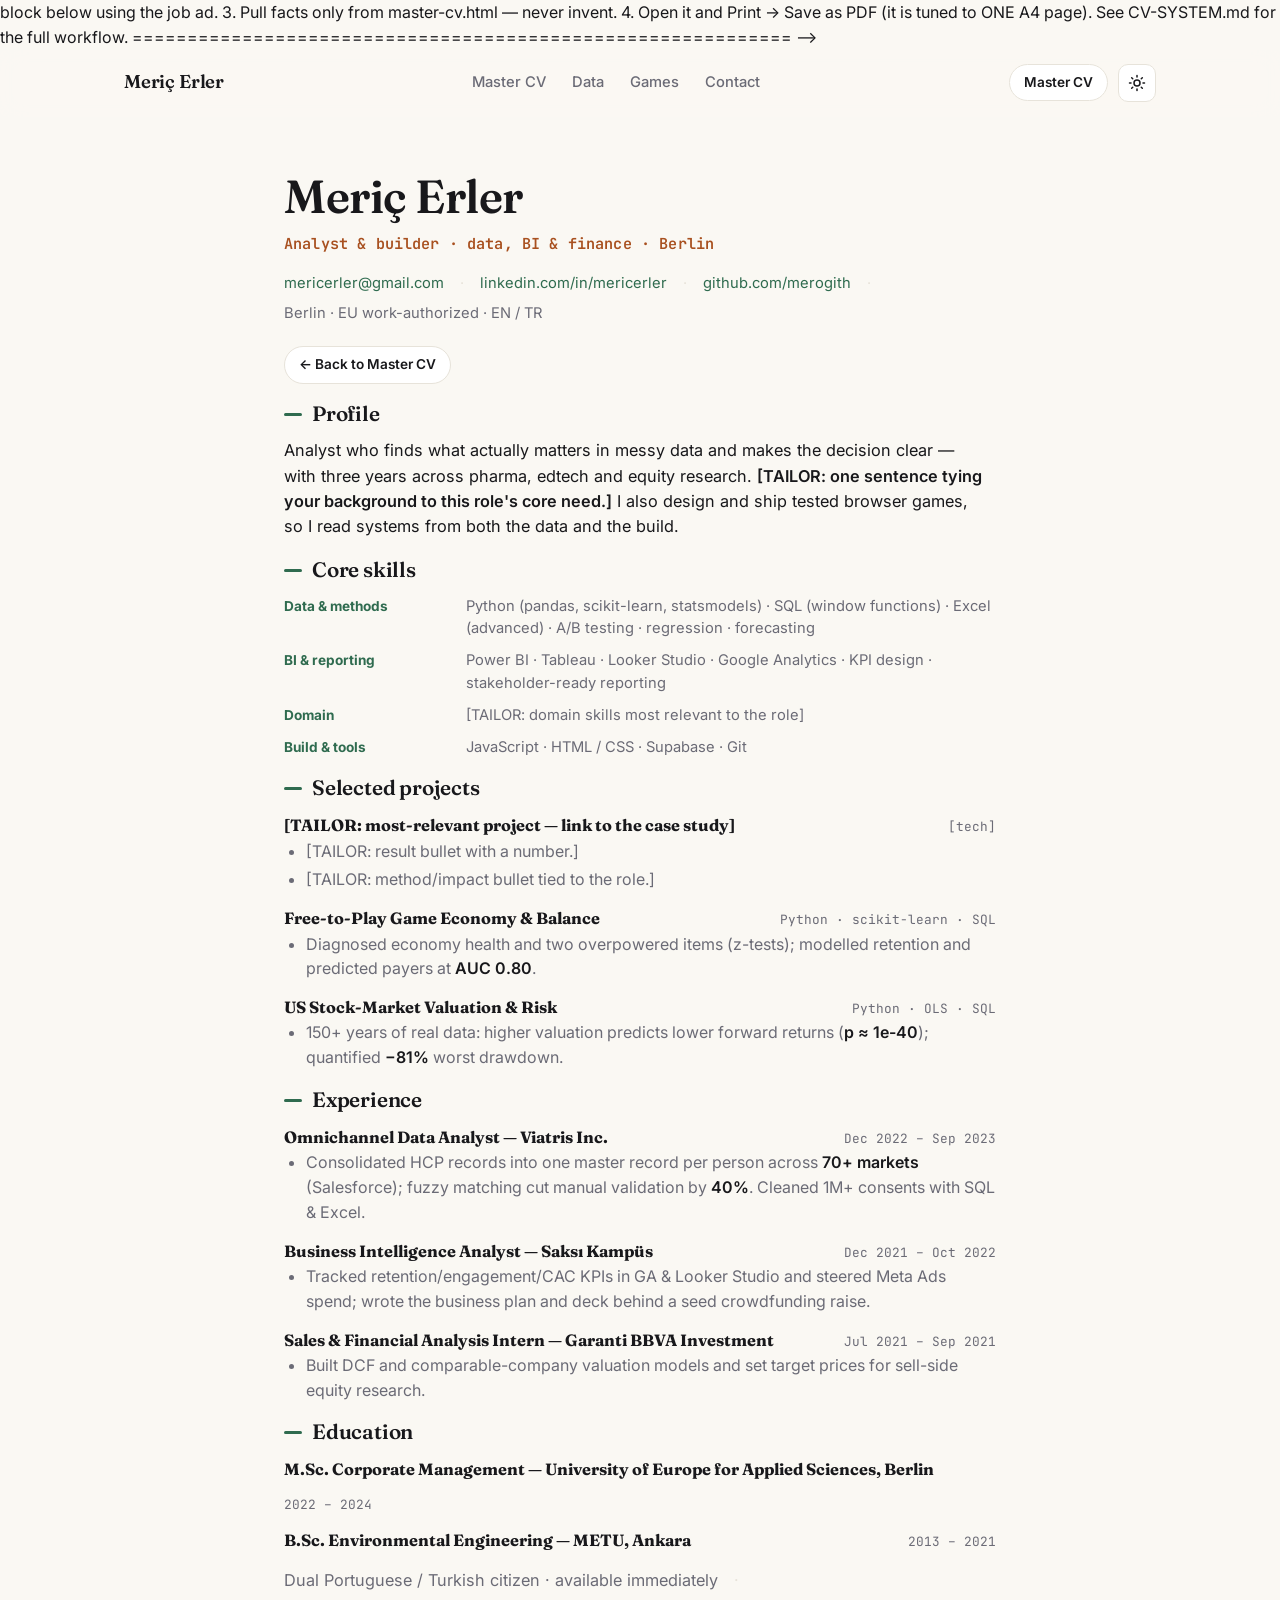
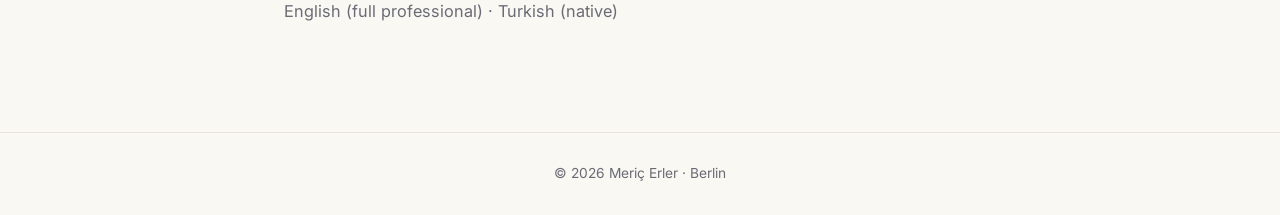
<file: one-pager-cv.html>
<!DOCTYPE html>
<html lang="en" data-theme="light">
<head>
  <meta charset="UTF-8" />
  <meta name="viewport" content="width=device-width, initial-scale=1.0" />
  <title>One-page CV (template) — Meriç Erler</title>
  <meta name="description" content="Job-tailored one-page CV template for Meriç Erler. Duplicate per application and edit the TAILOR sections." />
  <meta name="robots" content="noindex" />
  <!-- ============================================================
       JOB-TAILORED ONE-PAGER — TEMPLATE
       This is a COPY-ME file. For each application:
         1. Duplicate this file (e.g. one-pager-cv-<company>.html), keep it
            out of the live site or in an /applications folder.
         2. Edit every <!-- TAILOR --> block below using the job ad.
         3. Pull facts only from master-cv.html — never invent.
         4. Open it and Print → Save as PDF (it is tuned to ONE A4 page).
       See CV-SYSTEM.md for the full workflow.
       ============================================================ -->

  <link rel="icon" href="data:image/svg+xml,<svg xmlns='http://www.w3.org/2000/svg' viewBox='0 0 100 100'><rect width='100' height='100' rx='20' fill='%232f6b4f'/><text x='50' y='68' font-family='Georgia,serif' font-size='44' fill='%23faf8f3' text-anchor='middle'>ME</text></svg>" />

  <script>try{var t=localStorage.getItem("theme");if(t==="dark"||(!t&&window.matchMedia&&matchMedia("(prefers-color-scheme:dark)").matches)){document.documentElement.setAttribute("data-theme","dark");}}catch(e){}</script>
  <noscript><style>.reveal{opacity:1!important;transform:none!important}</style></noscript>
  <meta name="theme-color" content="#faf8f3" media="(prefers-color-scheme: light)" />
  <meta name="theme-color" content="#141418" media="(prefers-color-scheme: dark)" />

  <link rel="preconnect" href="https://fonts.googleapis.com" />
  <link rel="preconnect" href="https://fonts.gstatic.com" crossorigin />
  <link href="https://fonts.googleapis.com/css2?family=Fraunces:opsz,wght@9..144,400..600&family=Inter:wght@400;500;600;700&family=JetBrains+Mono:wght@500;600&display=swap" rel="stylesheet" />

  <link rel="stylesheet" href="styles.css" />
  <link rel="stylesheet" href="cv-print.css" />
</head>
<body class="onepager">
  <a class="skip-link" href="#main">Skip to content</a>

  <!-- ===== NAV (hidden on print) ===== -->
  <header class="nav" id="nav">
    <div class="nav__inner">
      <a href="index.html" class="nav__logo" aria-label="Meriç Erler — home">
        <span class="nav__mark">ME</span>
        <span class="nav__name">Meriç Erler</span>
      </a>
      <nav class="nav__links" aria-label="Primary">
        <a href="master-cv.html">Master CV</a>
        <a href="index.html#work">Data</a>
        <a href="index.html#games">Games</a>
        <a href="index.html#contact">Contact</a>
      </nav>
      <div class="nav__actions">
        <a class="btn btn--ghost btn--sm" href="master-cv.html">Master CV</a>
        <button class="theme-toggle" id="themeToggle" aria-label="Toggle dark mode" title="Toggle theme">
          <svg class="icon-sun" viewBox="0 0 24 24" width="18" height="18" fill="none" stroke="currentColor" stroke-width="2" stroke-linecap="round"><circle cx="12" cy="12" r="4"/><path d="M12 2v2M12 20v2M4.9 4.9l1.4 1.4M17.7 17.7l1.4 1.4M2 12h2M20 12h2M4.9 19.1l1.4-1.4M17.7 6.3l1.4-1.4"/></svg>
          <svg class="icon-moon" viewBox="0 0 24 24" width="18" height="18" fill="none" stroke="currentColor" stroke-width="2" stroke-linecap="round" stroke-linejoin="round"><path d="M21 12.8A9 9 0 1 1 11.2 3a7 7 0 0 0 9.8 9.8z"/></svg>
        </button>
        <button class="nav__burger" id="navBurger" aria-label="Open menu" aria-expanded="false">
          <span></span><span></span><span></span>
        </button>
      </div>
    </div>
  </header>

  <main id="main" class="case cv">

    <!-- ===== HEADER ===== -->
    <header class="case__head reveal">
      <!-- TAILOR ▸ headline: echo the job title from the ad
           (e.g. "Data Analyst — Game Economy & F2P Systems"). -->
      <h1 class="case__title" style="margin-bottom:6px;">Meriç Erler</h1>
      <p class="cv-role">Analyst &amp; builder · data, BI &amp; finance · Berlin</p>

      <p class="cv-contact">
        <a href="mailto:mericerler@gmail.com">mericerler@gmail.com</a><span class="sep">·</span>
        <a href="https://www.linkedin.com/in/mericerler" target="_blank" rel="noopener">linkedin.com/in/mericerler</a><span class="sep">·</span>
        <a href="https://github.com/merogith" target="_blank" rel="noopener">github.com/merogith</a><span class="sep">·</span>
        <span>Berlin · EU work-authorized · EN / TR</span>
      </p>

      <div class="cv-actions">
        <a class="btn btn--ghost btn--sm" href="master-cv.html">← Back to Master CV</a>
      </div>
    </header>

    <!-- ===== PROFILE ===== -->
    <section class="case__section reveal">
      <h2>Profile</h2>
      <!-- TAILOR ▸ 2–3 sentences aimed at THIS role. Lead with the strongest
           match in the ad. Name the one case study you built for this job. -->
      <p class="cv-profile">
        Analyst who finds what actually matters in messy data and makes the decision clear —
        with three years across pharma, edtech and equity research. <strong>[TAILOR: one sentence tying
        your background to this role's core need.]</strong> I also design and ship tested browser games,
        so I read systems from both the data and the build.
      </p>
    </section>

    <!-- ===== CORE SKILLS ===== -->
    <section class="case__section reveal">
      <h2>Core skills</h2>
      <!-- TAILOR ▸ keep the groups the ad asks for; reorder so the most-wanted is first.
           Pull only skills that are also true on master-cv.html. -->
      <div class="cv-skills">
        <div class="cv-skill">
          <span class="cv-skill__label">Data &amp; methods</span>
          <span class="cv-skill__items">Python (pandas, scikit-learn, statsmodels) · SQL (window functions) · Excel (advanced) · A/B testing · regression · forecasting</span>
        </div>
        <div class="cv-skill">
          <span class="cv-skill__label">BI &amp; reporting</span>
          <span class="cv-skill__items">Power BI · Tableau · Looker Studio · Google Analytics · KPI design · stakeholder-ready reporting</span>
        </div>
        <div class="cv-skill">
          <!-- TAILOR ▸ swap this third row for the domain the job is in
               (e.g. "Game economy & F2P", "Pharma / CRM data", "Finance / valuation"). -->
          <span class="cv-skill__label">Domain</span>
          <span class="cv-skill__items">[TAILOR: domain skills most relevant to the role]</span>
        </div>
        <div class="cv-skill">
          <span class="cv-skill__label">Build &amp; tools</span>
          <span class="cv-skill__items">JavaScript · HTML / CSS · Supabase · Git</span>
        </div>
      </div>
    </section>

    <!-- ===== SELECTED PROJECTS ===== -->
    <section class="case__section reveal">
      <h2>Selected projects</h2>
      <!-- TAILOR ▸ keep the 2–3 projects closest to the role. If you built a
           case study for this application, put it FIRST and link it. -->

      <div class="cv-entry">
        <div class="cv-entry__head">
          <span class="cv-entry__role">[TAILOR: most-relevant project — link to the case study]</span>
          <span class="cv-entry__meta">[tech]</span>
        </div>
        <ul class="cv-entry__bullets">
          <li>[TAILOR: result bullet with a number.]</li>
          <li>[TAILOR: method/impact bullet tied to the role.]</li>
        </ul>
      </div>

      <div class="cv-entry">
        <div class="cv-entry__head">
          <span class="cv-entry__role">Free-to-Play Game Economy &amp; Balance</span>
          <span class="cv-entry__meta">Python · scikit-learn · SQL</span>
        </div>
        <ul class="cv-entry__bullets">
          <li>Diagnosed economy health and two overpowered items (z-tests); modelled retention and predicted payers at <strong>AUC 0.80</strong>.</li>
        </ul>
      </div>

      <div class="cv-entry">
        <div class="cv-entry__head">
          <span class="cv-entry__role">US Stock-Market Valuation &amp; Risk</span>
          <span class="cv-entry__meta">Python · OLS · SQL</span>
        </div>
        <ul class="cv-entry__bullets">
          <li>150+ years of real data: higher valuation predicts lower forward returns (<strong>p ≈ 1e-40</strong>); quantified <strong>−81%</strong> worst drawdown.</li>
        </ul>
      </div>
    </section>

    <!-- ===== EXPERIENCE (trimmed) ===== -->
    <section class="case__section reveal">
      <h2>Experience</h2>
      <!-- TAILOR ▸ keep the 3–4 roles that matter for this job; cut the rest.
           Trim each to the 1–2 bullets that best match the ad. Full list on master-cv.html. -->

      <div class="cv-entry">
        <div class="cv-entry__head">
          <span class="cv-entry__role">Omnichannel Data Analyst — Viatris Inc.</span>
          <span class="cv-entry__meta">Dec 2022 – Sep 2023</span>
        </div>
        <ul class="cv-entry__bullets">
          <li>Consolidated HCP records into one master record per person across <strong>70+ markets</strong> (Salesforce); fuzzy matching cut manual validation by <strong>40%</strong>. Cleaned 1M+ consents with SQL &amp; Excel.</li>
        </ul>
      </div>

      <div class="cv-entry">
        <div class="cv-entry__head">
          <span class="cv-entry__role">Business Intelligence Analyst — Saksı Kampüs</span>
          <span class="cv-entry__meta">Dec 2021 – Oct 2022</span>
        </div>
        <ul class="cv-entry__bullets">
          <li>Tracked retention/engagement/CAC KPIs in GA &amp; Looker Studio and steered Meta Ads spend; wrote the business plan and deck behind a seed crowdfunding raise.</li>
        </ul>
      </div>

      <div class="cv-entry">
        <div class="cv-entry__head">
          <span class="cv-entry__role">Sales &amp; Financial Analysis Intern — Garanti BBVA Investment</span>
          <span class="cv-entry__meta">Jul 2021 – Sep 2021</span>
        </div>
        <ul class="cv-entry__bullets">
          <li>Built DCF and comparable-company valuation models and set target prices for sell-side equity research.</li>
        </ul>
      </div>

      <!-- TAILOR ▸ Independent Financial Coach (2024–Present) — include this row when
           the role values client-facing / communication / financial-literacy work. -->
    </section>

    <!-- ===== EDUCATION ===== -->
    <section class="case__section reveal">
      <h2>Education</h2>
      <div class="cv-entry">
        <div class="cv-entry__head">
          <span class="cv-entry__role">M.Sc. Corporate Management — University of Europe for Applied Sciences, Berlin</span>
          <span class="cv-entry__meta">2022 – 2024</span>
        </div>
      </div>
      <div class="cv-entry">
        <div class="cv-entry__head">
          <span class="cv-entry__role">B.Sc. Environmental Engineering — METU, Ankara</span>
          <span class="cv-entry__meta">2013 – 2021</span>
        </div>
      </div>
      <p class="cv-contact" style="margin-top:6px;">
        <span>Dual Portuguese / Turkish citizen · available immediately</span><span class="sep">·</span>
        <span>English (full professional) · Turkish (native)</span>
      </p>
    </section>

  </main>

  <footer class="footer">
    <p>© <span id="year">2026</span> Meriç Erler · Berlin</p>
  </footer>

  <script src="script.js" defer></script>
</body>
</html>
</file>
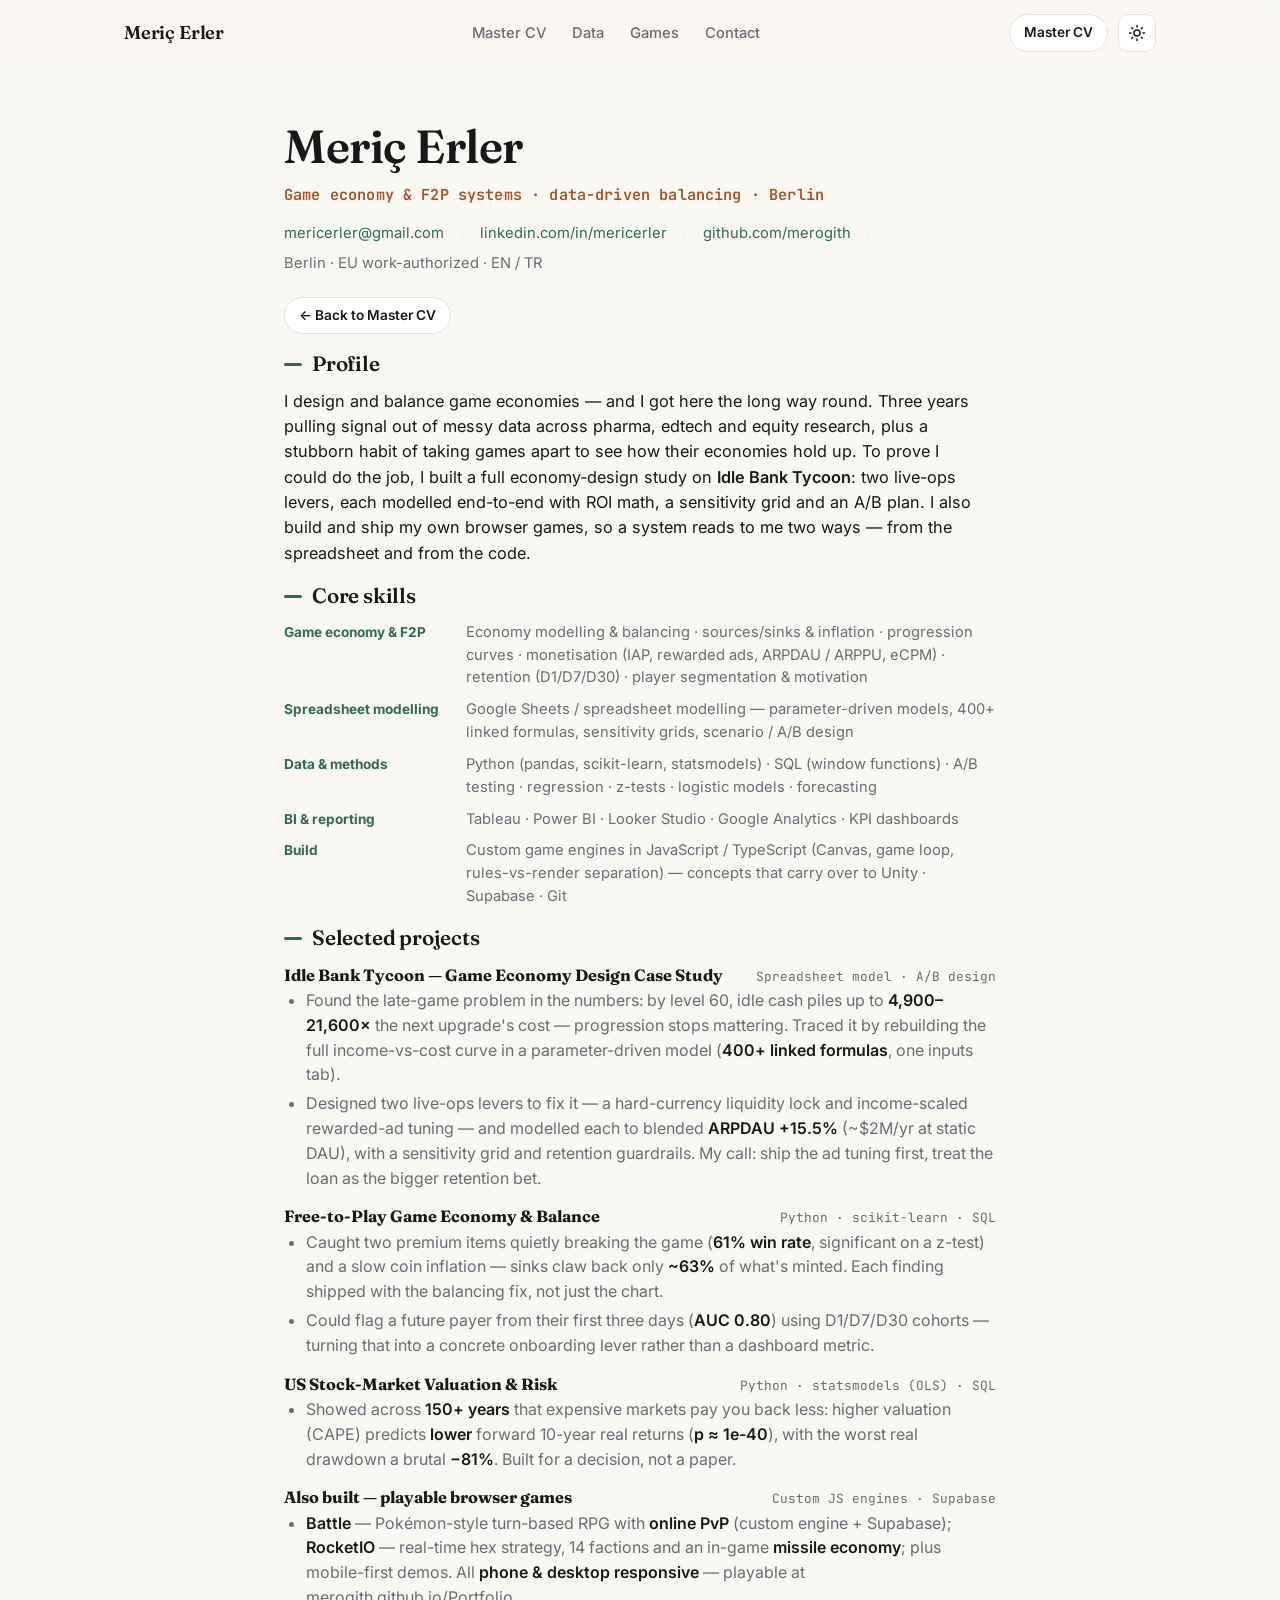
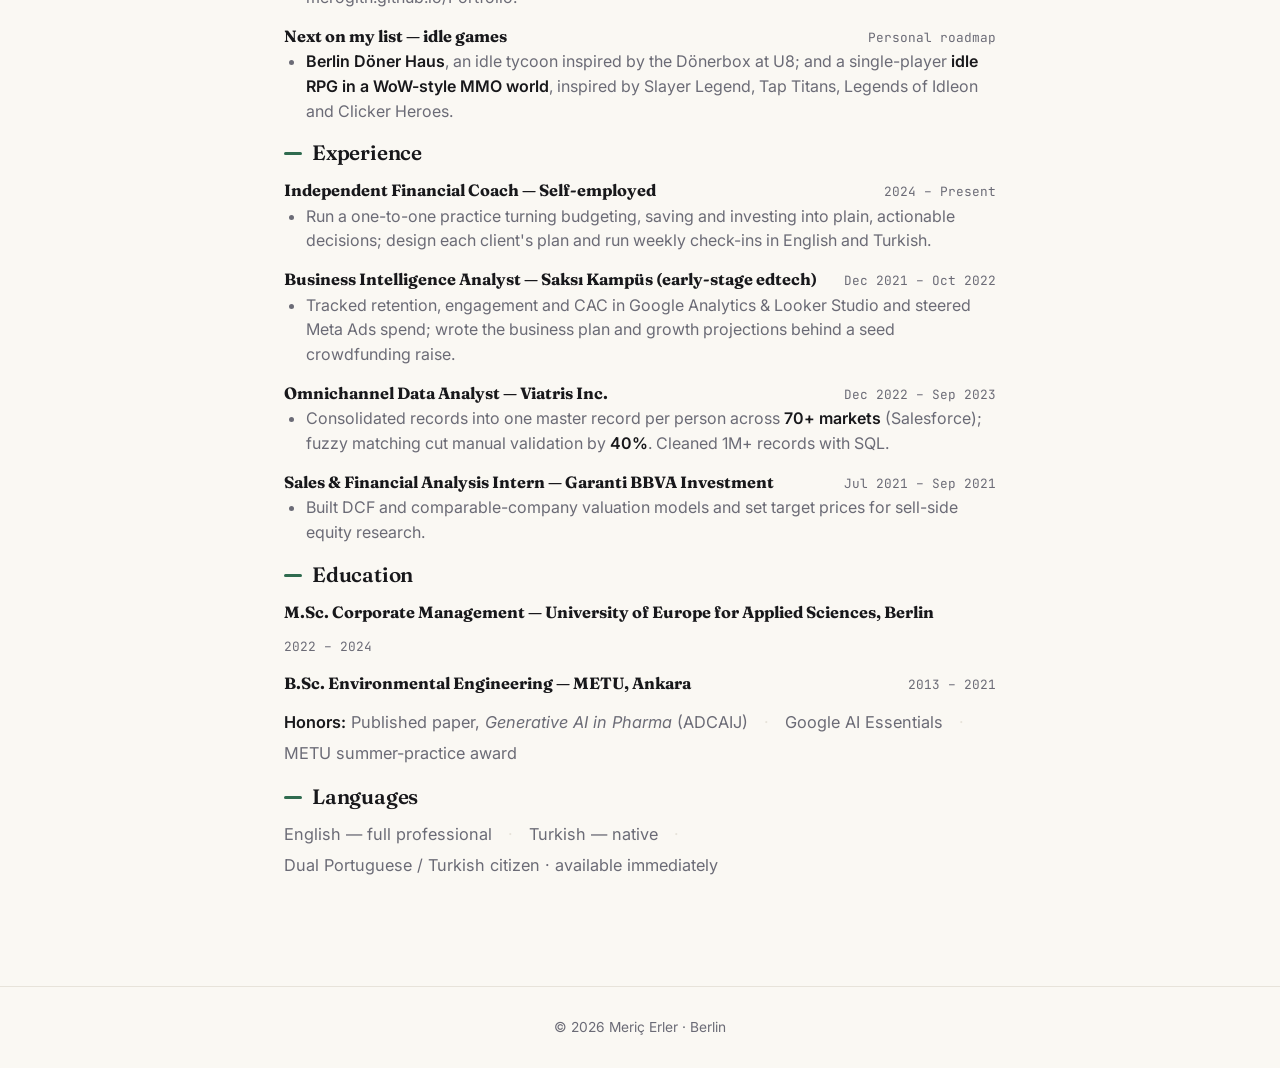
<file: applications/one-pager-cv-kolibri.html>
<!DOCTYPE html>
<html lang="en" data-theme="light">
<head>
  <meta charset="UTF-8" />
  <meta name="viewport" content="width=device-width, initial-scale=1.0" />
  <title>One-page CV — Meriç Erler · Game Economy Designer</title>
  <meta name="description" content="Job-tailored one-page CV for Meriç Erler — Game Economy Designer / F2P systems. Economy modelling, balancing, monetisation and retention analysis." />
  <meta name="robots" content="noindex" />
  <!-- ============================================================
       TAILORED ONE-PAGER — Game Economy Designer (F2P / idle)
       Built from master-cv.html (facts) + the role's needs.
       Every figure here also appears on master-cv.html or the linked
       case study. Print → Save as PDF → A4 (tuned to ONE page).
       ============================================================ -->

  <link rel="icon" href="data:image/svg+xml,<svg xmlns='http://www.w3.org/2000/svg' viewBox='0 0 100 100'><rect width='100' height='100' rx='20' fill='%232f6b4f'/><text x='50' y='68' font-family='Georgia,serif' font-size='44' fill='%23faf8f3' text-anchor='middle'>ME</text></svg>" />

  <script>try{var t=localStorage.getItem("theme");if(t==="dark"||(!t&&window.matchMedia&&matchMedia("(prefers-color-scheme:dark)").matches)){document.documentElement.setAttribute("data-theme","dark");}}catch(e){}</script>

  <link rel="preconnect" href="https://fonts.googleapis.com" />
  <link rel="preconnect" href="https://fonts.gstatic.com" crossorigin />
  <link href="https://fonts.googleapis.com/css2?family=Fraunces:opsz,wght@9..144,400..600&family=Inter:wght@400;500;600;700&family=JetBrains+Mono:wght@500;600&display=swap" rel="stylesheet" />

  <link rel="stylesheet" href="../styles.css" />
  <link rel="stylesheet" href="../cv-print.css" />
</head>
<body class="onepager">
  <a class="skip-link" href="#main">Skip to content</a>

  <!-- ===== NAV (hidden on print) ===== -->
  <header class="nav" id="nav">
    <div class="nav__inner">
      <a href="../index.html" class="nav__logo" aria-label="Meriç Erler — home">
        <span class="nav__mark">ME</span>
        <span class="nav__name">Meriç Erler</span>
      </a>
      <nav class="nav__links" aria-label="Primary">
        <a href="../master-cv.html">Master CV</a>
        <a href="../index.html#work">Data</a>
        <a href="../index.html#games">Games</a>
        <a href="../index.html#contact">Contact</a>
      </nav>
      <div class="nav__actions">
        <a class="btn btn--ghost btn--sm" href="../master-cv.html">Master CV</a>
        <button class="theme-toggle" id="themeToggle" aria-label="Toggle dark mode" title="Toggle theme">
          <svg class="icon-sun" viewBox="0 0 24 24" width="18" height="18" fill="none" stroke="currentColor" stroke-width="2" stroke-linecap="round"><circle cx="12" cy="12" r="4"/><path d="M12 2v2M12 20v2M4.9 4.9l1.4 1.4M17.7 17.7l1.4 1.4M2 12h2M20 12h2M4.9 19.1l1.4-1.4M17.7 6.3l1.4-1.4"/></svg>
          <svg class="icon-moon" viewBox="0 0 24 24" width="18" height="18" fill="none" stroke="currentColor" stroke-width="2" stroke-linecap="round" stroke-linejoin="round"><path d="M21 12.8A9 9 0 1 1 11.2 3a7 7 0 0 0 9.8 9.8z"/></svg>
        </button>
        <button class="nav__burger" id="navBurger" aria-label="Open menu" aria-expanded="false">
          <span></span><span></span><span></span>
        </button>
      </div>
    </div>
  </header>

  <main id="main" class="case cv">

    <!-- ===== HEADER ===== -->
    <header class="case__head reveal">
      <h1 class="case__title" style="margin-bottom:6px;">Meriç Erler</h1>
      <p class="cv-role">Game economy &amp; F2P systems · data-driven balancing · Berlin</p>

      <p class="cv-contact">
        <a href="mailto:mericerler@gmail.com">mericerler@gmail.com</a><span class="sep">·</span>
        <a href="https://www.linkedin.com/in/mericerler" target="_blank" rel="noopener">linkedin.com/in/mericerler</a><span class="sep">·</span>
        <a href="https://github.com/merogith" target="_blank" rel="noopener">github.com/merogith</a><span class="sep">·</span>
        <span>Berlin · EU work-authorized · EN / TR</span>
      </p>

      <div class="cv-actions">
        <a class="btn btn--ghost btn--sm" href="../master-cv.html">← Back to Master CV</a>
      </div>
    </header>

    <!-- ===== PROFILE ===== -->
    <section class="case__section reveal">
      <h2>Profile</h2>
      <p class="cv-profile">
        I design and balance game economies — and I got here the long way round. Three years pulling signal
        out of messy data across pharma, edtech and equity research, plus a stubborn habit of taking games
        apart to see how their economies hold up. To prove I could do the job, I built a full economy-design
        study on <strong>Idle Bank Tycoon</strong>: two live-ops levers, each modelled end-to-end with ROI
        math, a sensitivity grid and an A/B plan. I also build and ship my own browser games, so a system
        reads to me two ways — from the spreadsheet and from the code.
      </p>
    </section>

    <!-- ===== CORE SKILLS ===== -->
    <section class="case__section reveal">
      <h2>Core skills</h2>
      <div class="cv-skills">
        <div class="cv-skill">
          <span class="cv-skill__label">Game economy &amp; F2P</span>
          <span class="cv-skill__items">Economy modelling &amp; balancing · sources/sinks &amp; inflation · progression curves · monetisation (IAP, rewarded ads, ARPDAU / ARPPU, eCPM) · retention (D1/D7/D30) · player segmentation &amp; motivation</span>
        </div>
        <div class="cv-skill">
          <span class="cv-skill__label">Spreadsheet modelling</span>
          <span class="cv-skill__items">Google Sheets / spreadsheet modelling — parameter-driven models, 400+ linked formulas, sensitivity grids, scenario / A/B design</span>
        </div>
        <div class="cv-skill">
          <span class="cv-skill__label">Data &amp; methods</span>
          <span class="cv-skill__items">Python (pandas, scikit-learn, statsmodels) · SQL (window functions) · A/B testing · regression · z-tests · logistic models · forecasting</span>
        </div>
        <div class="cv-skill">
          <span class="cv-skill__label">BI &amp; reporting</span>
          <span class="cv-skill__items">Tableau · Power BI · Looker Studio · Google Analytics · KPI dashboards</span>
        </div>
        <div class="cv-skill">
          <span class="cv-skill__label">Build</span>
          <span class="cv-skill__items">Custom game engines in JavaScript / TypeScript (Canvas, game loop, rules-vs-render separation) — concepts that carry over to Unity · Supabase · Git</span>
        </div>
      </div>
    </section>

    <!-- ===== SELECTED PROJECTS ===== -->
    <section class="case__section reveal">
      <h2>Selected projects</h2>

      <div class="cv-entry">
        <div class="cv-entry__head">
          <span class="cv-entry__role"><a href="https://merogith.github.io/IdleBankTycoonCaseStudy/" target="_blank" rel="noopener">Idle Bank Tycoon — Game Economy Design Case Study</a></span>
          <span class="cv-entry__meta">Spreadsheet model · A/B design</span>
        </div>
        <ul class="cv-entry__bullets">
          <li>Found the late-game problem in the numbers: by level 60, idle cash piles up to <strong>4,900–21,600×</strong> the next upgrade's cost — progression stops mattering. Traced it by rebuilding the full income-vs-cost curve in a parameter-driven model (<strong>400+ linked formulas</strong>, one inputs tab).</li>
          <li>Designed two live-ops levers to fix it — a hard-currency liquidity lock and income-scaled rewarded-ad tuning — and modelled each to blended <strong>ARPDAU +15.5%</strong> (~$2M/yr at static DAU), with a sensitivity grid and retention guardrails. My call: ship the ad tuning first, treat the loan as the bigger retention bet.</li>
        </ul>
      </div>

      <div class="cv-entry">
        <div class="cv-entry__head">
          <span class="cv-entry__role"><a href="../projects/game-economy.html">Free-to-Play Game Economy &amp; Balance</a></span>
          <span class="cv-entry__meta">Python · scikit-learn · SQL</span>
        </div>
        <ul class="cv-entry__bullets">
          <li>Caught two premium items quietly breaking the game (<strong>61% win rate</strong>, significant on a z-test) and a slow coin inflation — sinks claw back only <strong>~63%</strong> of what's minted. Each finding shipped with the balancing fix, not just the chart.</li>
          <li>Could flag a future payer from their first three days (<strong>AUC 0.80</strong>) using D1/D7/D30 cohorts — turning that into a concrete onboarding lever rather than a dashboard metric.</li>
        </ul>
      </div>

      <div class="cv-entry">
        <div class="cv-entry__head">
          <span class="cv-entry__role"><a href="../projects/stock-market.html">US Stock-Market Valuation &amp; Risk</a></span>
          <span class="cv-entry__meta">Python · statsmodels (OLS) · SQL</span>
        </div>
        <ul class="cv-entry__bullets">
          <li>Showed across <strong>150+ years</strong> that expensive markets pay you back less: higher valuation (CAPE) predicts <strong>lower</strong> forward 10-year real returns (<strong>p ≈ 1e-40</strong>), with the worst real drawdown a brutal <strong>−81%</strong>. Built for a decision, not a paper.</li>
        </ul>
      </div>

      <div class="cv-entry">
        <div class="cv-entry__head">
          <span class="cv-entry__role">Also built — playable browser games</span>
          <span class="cv-entry__meta">Custom JS engines · Supabase</span>
        </div>
        <ul class="cv-entry__bullets">
          <li><strong>Battle</strong> — Pokémon-style turn-based RPG with <strong>online PvP</strong> (custom engine + Supabase); <strong>RocketIO</strong> — real-time hex strategy, 14 factions and an in-game <strong>missile economy</strong>; plus mobile-first demos. All <strong>phone &amp; desktop responsive</strong> — playable at <a href="https://merogith.github.io/Portfolio/" target="_blank" rel="noopener">merogith.github.io/Portfolio</a>.</li>
        </ul>
      </div>

      <div class="cv-entry">
        <div class="cv-entry__head">
          <span class="cv-entry__role">Next on my list — idle games</span>
          <span class="cv-entry__meta">Personal roadmap</span>
        </div>
        <ul class="cv-entry__bullets">
          <li><strong>Berlin Döner Haus</strong>, an idle tycoon inspired by the Dönerbox at U8; and a single-player <strong>idle RPG in a WoW-style MMO world</strong>, inspired by Slayer Legend, Tap Titans, Legends of Idleon and Clicker Heroes.</li>
        </ul>
      </div>
    </section>

    <!-- ===== EXPERIENCE (trimmed) ===== -->
    <section class="case__section reveal">
      <h2>Experience</h2>

      <div class="cv-entry">
        <div class="cv-entry__head">
          <span class="cv-entry__role">Independent Financial Coach — Self-employed</span>
          <span class="cv-entry__meta">2024 – Present</span>
        </div>
        <ul class="cv-entry__bullets">
          <li>Run a one-to-one practice turning budgeting, saving and investing into plain, actionable decisions; design each client's plan and run weekly check-ins in English and Turkish.</li>
        </ul>
      </div>

      <div class="cv-entry">
        <div class="cv-entry__head">
          <span class="cv-entry__role">Business Intelligence Analyst — Saksı Kampüs (early-stage edtech)</span>
          <span class="cv-entry__meta">Dec 2021 – Oct 2022</span>
        </div>
        <ul class="cv-entry__bullets">
          <li>Tracked retention, engagement and CAC in Google Analytics &amp; Looker Studio and steered Meta Ads spend; wrote the business plan and growth projections behind a seed crowdfunding raise.</li>
        </ul>
      </div>

      <div class="cv-entry">
        <div class="cv-entry__head">
          <span class="cv-entry__role">Omnichannel Data Analyst — Viatris Inc.</span>
          <span class="cv-entry__meta">Dec 2022 – Sep 2023</span>
        </div>
        <ul class="cv-entry__bullets">
          <li>Consolidated records into one master record per person across <strong>70+ markets</strong> (Salesforce); fuzzy matching cut manual validation by <strong>40%</strong>. Cleaned 1M+ records with SQL.</li>
        </ul>
      </div>

      <div class="cv-entry">
        <div class="cv-entry__head">
          <span class="cv-entry__role">Sales &amp; Financial Analysis Intern — Garanti BBVA Investment</span>
          <span class="cv-entry__meta">Jul 2021 – Sep 2021</span>
        </div>
        <ul class="cv-entry__bullets">
          <li>Built DCF and comparable-company valuation models and set target prices for sell-side equity research.</li>
        </ul>
      </div>
    </section>

    <!-- ===== EDUCATION ===== -->
    <section class="case__section reveal">
      <h2>Education</h2>
      <div class="cv-entry">
        <div class="cv-entry__head">
          <span class="cv-entry__role">M.Sc. Corporate Management — University of Europe for Applied Sciences, Berlin</span>
          <span class="cv-entry__meta">2022 – 2024</span>
        </div>
      </div>
      <div class="cv-entry">
        <div class="cv-entry__head">
          <span class="cv-entry__role">B.Sc. Environmental Engineering — METU, Ankara</span>
          <span class="cv-entry__meta">2013 – 2021</span>
        </div>
      </div>
      <p class="cv-contact" style="margin-top:6px;">
        <span><strong>Honors:</strong> Published paper, <em>Generative AI in Pharma</em> (ADCAIJ)</span><span class="sep">·</span>
        <span>Google AI Essentials</span><span class="sep">·</span>
        <span>METU summer-practice award</span>
      </p>
    </section>

    <!-- ===== LANGUAGES ===== -->
    <section class="case__section reveal">
      <h2>Languages</h2>
      <p class="cv-contact" style="margin-top:0;">
        <span>English — full professional</span><span class="sep">·</span>
        <span>Turkish — native</span><span class="sep">·</span>
        <span>Dual Portuguese / Turkish citizen · available immediately</span>
      </p>
    </section>

  </main>

  <footer class="footer">
    <p>© <span id="year">2026</span> Meriç Erler · Berlin</p>
  </footer>

  <script src="../script.js" defer></script>
</body>
</html>
</file>
<file: styles.css>
/* ============================================================
   Meriç Erler — portfolio
   Vanilla CSS, no build step. Themeable via CSS variables.
   ============================================================ */

:root {
  /* paper & ink — warm, near-monochrome, green + terracotta accents */
  --bg: #faf8f3;
  --surface: #ffffff;
  --surface-2: #f3f1ea;
  --text: #18181b;
  --muted: #6b6b76;
  --border: #e7e3da;
  --accent: #2f6b4f;        /* forest green — present but calm */
  --accent-soft: #e6f0ea;
  --accent-2: #2f6b4f;
  --accent-warm: #a8501f;   /* terracotta — warm secondary for editorial accents (AA: 5.16:1 on --bg) */
  --data: #2f6b4f;
  --game: #9b3b52;
  --research: #486b57;
  --eng: #946328;
  /* sector tags — distinct from the brand accent */
  --finance: #2b4a73;
  --pharma: #6b4a86;
  --gaming: #9b3b52;
  --shadow: 0 1px 2px rgba(20,20,30,.04);
  --shadow-lg: 0 10px 34px rgba(20,20,30,.10);

  --max: 1080px;
  --radius: 10px;
  --radius-sm: 7px;
  --serif: "Fraunces", Georgia, "Times New Roman", serif;
  --font: "Inter", system-ui, -apple-system, "Segoe UI", Roboto, sans-serif;
  --mono: "JetBrains Mono", ui-monospace, "SFMono-Regular", Menlo, monospace;
}

[data-theme="dark"] {
  --bg: #141418;
  --surface: #1b1b21;
  --surface-2: #232329;
  --text: #ecebe6;
  --muted: #9a9aa6;
  --border: #2c2c36;
  --accent: #6fc29b;        /* lifted forest green for dark contrast */
  --accent-soft: #1c2620;
  --accent-2: #6fc29b;
  --accent-warm: #e0905a;   /* lifted terracotta for dark */
  --data: #6fc29b;
  --game: #d98a9e;
  --research: #8fc0a3;
  --eng: #d6a866;
  --finance: #8fb0e0;
  --pharma: #c2a3e0;
  --gaming: #d98a9e;
  --shadow: 0 1px 2px rgba(0,0,0,.3);
  --shadow-lg: 0 12px 40px rgba(0,0,0,.5);
}

* { box-sizing: border-box; margin: 0; padding: 0; }

html { scroll-behavior: smooth; scroll-padding-top: 90px; }

body {
  font-family: var(--font);
  background: var(--bg);
  color: var(--text);
  line-height: 1.55;
  -webkit-font-smoothing: antialiased;
  text-rendering: optimizeLegibility;
  transition: background .3s ease, color .3s ease;
}

@media (prefers-reduced-motion: reduce) {
  html { scroll-behavior: auto; }
  * { transition: none !important; animation: none !important; }
}

a { color: inherit; text-decoration: none; }

/* visible keyboard focus — accessibility (follows each element's own radius) */
:focus-visible { outline: 2px solid var(--accent); outline-offset: 2px; }
h1, h2, h3, h4 { font-family: var(--serif); line-height: 1.2; letter-spacing: -0.01em; font-weight: 600; }

.skip-link {
  position: absolute; left: -999px; top: 0; z-index: 1000;
  background: var(--accent); color: #fff; padding: 10px 16px; border-radius: 0 0 8px 0;
}
.skip-link:focus { left: 0; }

/* Visually hidden but available to screen readers / SEO */
.sr-only {
  position: absolute; width: 1px; height: 1px; padding: 0; margin: -1px;
  overflow: hidden; clip: rect(0, 0, 0, 0); white-space: nowrap; border: 0;
}

.grad { color: var(--accent); }

/* ===== Buttons ===== */
.btn {
  display: inline-flex; align-items: center; gap: 8px;
  padding: 11px 20px; border-radius: 999px;
  font-weight: 600; font-size: .95rem; cursor: pointer;
  border: 1px solid transparent; transition: transform .15s ease, box-shadow .2s ease, background .2s ease, border-color .2s ease;
  white-space: nowrap;
}
.btn:active { transform: translateY(1px); }
.btn--primary { background: var(--accent); color: #fff; box-shadow: 0 6px 20px -6px var(--accent); }
.btn--primary:hover { transform: translateY(-2px); box-shadow: 0 12px 26px -8px var(--accent); }
.btn--ghost { background: var(--surface); color: var(--text); border-color: var(--border); }
.btn--ghost:hover { border-color: var(--accent); color: var(--accent); transform: translateY(-2px); }
.btn--sm { padding: 7px 14px; font-size: .85rem; }
.btn--lg { padding: 14px 26px; font-size: 1.02rem; }

/* ===== Nav ===== */
.nav {
  position: sticky; top: 0; z-index: 100;
  backdrop-filter: saturate(160%) blur(12px);
  background: color-mix(in srgb, var(--bg) 82%, transparent);
  border-bottom: 1px solid transparent;
  transition: border-color .3s ease, background .3s ease;
}
.nav.is-scrolled { border-bottom-color: var(--border); }
.nav__inner {
  max-width: var(--max); margin: 0 auto; padding: 14px 24px;
  display: flex; align-items: center; justify-content: space-between; gap: 20px;
}
.nav__logo {
  display: flex; align-items: center; gap: 10px;
  font-family: var(--serif); font-size: 1.16rem; font-weight: 600;
  letter-spacing: -.01em; color: var(--text);
}
.nav__logo:hover { color: var(--accent); }
/* the old "ME" monogram is retired in favour of the name wordmark */
.nav__mark { display: none; }
.nav__links { display: flex; gap: 26px; }
.nav__links a {
  font-size: .92rem; color: var(--muted); font-weight: 500; position: relative; padding: 4px 0;
}
.nav__links a:hover { color: var(--text); }
.nav__links a::after {
  content: ""; position: absolute; left: 0; bottom: -2px; height: 2px; width: 0;
  background: var(--accent); transition: width .25s ease;
}
.nav__links a:hover::after { width: 100%; }
.nav__links a.is-active { color: var(--text); }
.nav__links a.is-active::after { width: 100%; }
/* skip-link lands on <main> without drawing a focus box */
main[tabindex="-1"]:focus { outline: none; }
.nav__actions { display: flex; align-items: center; gap: 10px; }

.theme-toggle {
  display: grid; place-items: center; width: 38px; height: 38px;
  border-radius: 10px; border: 1px solid var(--border); background: var(--surface);
  color: var(--text); cursor: pointer; transition: border-color .2s, color .2s;
}
.theme-toggle:hover { border-color: var(--accent); color: var(--accent); }
.icon-moon { display: none; }
[data-theme="dark"] .icon-sun { display: none; }
[data-theme="dark"] .icon-moon { display: block; }

.nav__burger { display: none; flex-direction: column; gap: 5px; background: none; border: 0; cursor: pointer; padding: 8px; }
.nav__burger span { width: 22px; height: 2px; background: var(--text); border-radius: 2px; transition: .25s; }
.nav__burger[aria-expanded="true"] span:nth-child(1) { transform: translateY(7px) rotate(45deg); }
.nav__burger[aria-expanded="true"] span:nth-child(2) { opacity: 0; }
.nav__burger[aria-expanded="true"] span:nth-child(3) { transform: translateY(-7px) rotate(-45deg); }

/* ===== Layout ===== */
.section { max-width: var(--max); margin: 0 auto; padding: 84px 24px; }
.section__head { display: flex; align-items: baseline; gap: 14px; margin-bottom: 38px; }
.section__num { font-family: var(--mono); color: var(--accent-warm); font-size: .9rem; font-weight: 600; }
.section__title { font-size: clamp(1.7rem, 3.5vw, 2.2rem); font-weight: 600; }

/* ===== Hero ===== */
.hero {
  max-width: var(--max); margin: 0 auto; padding: clamp(24px, 4vw, 48px) 24px clamp(50px, 8vw, 90px);
  position: relative;
}
.hero__lead { max-width: 680px; margin-top: 4px; font-size: clamp(1.25rem, 2.4vw, 1.7rem); line-height: 1.5; color: var(--text); }

.hero__badges { display: flex; flex-wrap: wrap; gap: 10px; margin-top: 28px; }
.badge {
  font-size: .84rem; font-weight: 500; padding: 6px 14px; border-radius: 999px;
  background: var(--surface-2); color: var(--muted); border: 1px solid var(--border);
}
.badge--ok { background: var(--accent-soft); color: var(--accent); border-color: color-mix(in srgb, var(--accent) 25%, transparent); font-weight: 600; }

.hero__links { display: flex; gap: 8px; margin-top: 30px; list-style: none; }
.hero__links a {
  display: grid; place-items: center; width: 42px; height: 42px; border-radius: 11px;
  background: var(--surface); border: 1px solid var(--border); color: var(--muted);
  transition: transform .15s, color .2s, border-color .2s;
}
.hero__links a:hover { color: var(--accent); border-color: var(--accent); transform: translateY(-2px); }

/* ===== About ===== */
.about { display: block; }
.about__body { max-width: 760px; }
.about__body p { margin-bottom: 18px; font-size: 1.05rem; }
.about__body strong { color: var(--text); font-weight: 600; }

/* ===== Testimonials / quotes ===== */
.section--quotes { padding-top: 28px; padding-bottom: 28px; }
.quotes { display: grid; grid-template-columns: 1fr 1fr; gap: 22px; }
.quote {
  position: relative; background: var(--surface); border: 1px solid var(--border);
  border-radius: var(--radius); padding: 30px 28px 24px; box-shadow: var(--shadow);
  transition: transform .2s ease, box-shadow .25s ease, border-color .2s ease;
}
.quote:hover { transform: translateY(-3px); box-shadow: var(--shadow-lg); border-color: color-mix(in srgb, var(--accent) 30%, var(--border)); }
.quote::before {
  content: "\201C"; position: absolute; top: 2px; left: 16px;
  font-family: Georgia, "Times New Roman", serif; font-size: 4.4rem; line-height: 1;
  color: var(--accent); opacity: .16; pointer-events: none;
}
.quote blockquote { position: relative; font-size: 1.04rem; line-height: 1.6; color: var(--muted); }
.quote blockquote strong { color: var(--text); font-weight: 600; }
.quote figcaption { margin-top: 18px; padding-top: 14px; border-top: 1px solid var(--border); display: flex; flex-direction: column; gap: 3px; }
.quote__name { font-weight: 700; font-size: .98rem; }
.quote__role { font-size: .84rem; color: var(--muted); }

/* ===== Skills ===== */
.skills { display: grid; grid-template-columns: repeat(2, 1fr); gap: 22px; }
.skill-group {
  background: var(--surface); border: 1px solid var(--border); border-radius: var(--radius);
  padding: 24px; box-shadow: var(--shadow);
}
.skill-group h3 { font-size: 1.05rem; margin-bottom: 16px; color: var(--accent); }
.tags { list-style: none; display: flex; flex-wrap: wrap; gap: 8px; }
.tags li {
  font-size: .85rem; padding: 6px 12px; border-radius: 8px;
  background: var(--surface-2); color: var(--text); border: 1px solid var(--border);
}
.tags--sm li { font-size: .78rem; padding: 4px 10px; color: var(--muted); }

/* ===== Timeline ===== */
.timeline { list-style: none; position: relative; margin-left: 6px; }
.timeline::before {
  content: ""; position: absolute; left: 0; top: 8px; bottom: 8px; width: 2px; background: var(--border);
}
.tl { display: grid; grid-template-columns: 170px 1fr; gap: 28px; padding: 0 0 36px 28px; position: relative; }
.tl::before {
  content: ""; position: absolute; left: -5px; top: 7px; width: 12px; height: 12px; border-radius: 50%;
  background: var(--accent); border: 3px solid var(--bg); box-shadow: 0 0 0 1px var(--accent);
}
.tl__when { font-family: var(--mono); font-size: .82rem; color: var(--muted); padding-top: 2px; }
.tl__what h3 { font-size: 1.12rem; display: flex; align-items: center; gap: 10px; flex-wrap: wrap; }
.tl__type {
  font-family: var(--font); font-size: .7rem; font-weight: 600; text-transform: uppercase; letter-spacing: .04em;
  padding: 3px 9px; border-radius: 6px; background: var(--accent-soft); color: var(--accent);
}
.tl__org { color: var(--muted); font-size: .92rem; margin: 2px 0 10px; }
.tl__what ul { margin-left: 18px; }
.tl__what li { margin-bottom: 6px; color: var(--muted); }
.tl__what li strong, .tl__what p strong { color: var(--text); font-weight: 600; }

/* ===== Work / Cards ===== */
.work__group {
  font-size: 1.18rem; margin: 46px 0 22px; font-weight: 700;
}
.work__group:first-of-type { margin-top: 8px; }
.work__group span { color: var(--muted); font-weight: 400; font-size: .92rem; }

.cards { display: grid; grid-template-columns: repeat(3, 1fr); gap: 20px; }
.cards--2 { grid-template-columns: repeat(2, 1fr); }

.card {
  background: var(--surface); border: 1px solid var(--border); border-radius: var(--radius);
  padding: 24px; box-shadow: var(--shadow); display: flex; flex-direction: column;
  transition: transform .2s ease, box-shadow .25s ease, border-color .2s ease;
}
.card:hover { transform: translateY(-4px); box-shadow: var(--shadow-lg); border-color: color-mix(in srgb, var(--accent) 35%, var(--border)); }
.card--feature { padding: 28px; }

.card__top { display: flex; align-items: center; justify-content: space-between; margin-bottom: 14px; }
.card__links { display: flex; gap: 6px; }
.card__tag {
  font-size: .72rem; font-weight: 700; text-transform: uppercase; letter-spacing: .05em;
  padding: 4px 10px; border-radius: 7px;
}
.card__tag--data { background: color-mix(in srgb, var(--data) 13%, transparent); color: var(--data); }
.card__tag--game { background: color-mix(in srgb, var(--game) 13%, transparent); color: var(--game); }
.card__tag--research { background: color-mix(in srgb, var(--research) 14%, transparent); color: var(--research); }
.card__tag--eng { background: color-mix(in srgb, var(--eng) 15%, transparent); color: var(--eng); }
.card__ext {
  display: grid; place-items: center; width: 32px; height: 32px; border-radius: 8px;
  color: var(--muted); border: 1px solid var(--border); transition: color .2s, border-color .2s, transform .15s;
}
.card__ext:hover { color: var(--accent); border-color: var(--accent); transform: translateY(-1px); }

.card__title { font-size: 1.12rem; margin-bottom: 10px; display: flex; align-items: center; gap: 8px; flex-wrap: wrap; }
.card__sub { font-size: .72rem; font-weight: 500; color: var(--muted); text-transform: uppercase; letter-spacing: .04em; }
.card__live { font-size: .68rem; font-weight: 700; color: #15803d; text-transform: uppercase; letter-spacing: .04em; }
[data-theme="dark"] .card__live { color: #4ade80; }
.card__desc { color: var(--muted); font-size: .95rem; flex-grow: 1; }
.card__desc strong { color: var(--text); font-weight: 600; }

.card__stats { display: flex; flex-wrap: wrap; gap: 16px; margin: 16px 0; }
.stat { display: flex; flex-direction: column; font-size: .72rem; color: var(--muted); line-height: 1.3; }
.stat b { font-family: var(--mono); font-size: .98rem; color: var(--accent); font-weight: 600; }

.card .tags--sm { margin-top: auto; padding-top: 14px; }

/* ===== Education ===== */
.edu { display: grid; grid-template-columns: 1fr 1fr; gap: 40px; }
.edu__col h3 { font-size: 1.1rem; margin-bottom: 20px; color: var(--accent); }
.edu__item { margin-bottom: 22px; padding-left: 16px; border-left: 2px solid var(--border); }
.edu__deg { font-weight: 700; font-size: 1.02rem; }
.edu__org { color: var(--muted); font-size: .9rem; }
.edu__note { font-family: var(--mono); font-size: .8rem; color: var(--accent); margin-top: 3px; }
.honors { list-style: none; display: grid; gap: 14px; }
.honors li { padding-left: 22px; position: relative; color: var(--muted); }
.honors li::before { content: "★"; position: absolute; left: 0; color: var(--eng); }
.honors strong { color: var(--text); }

/* ===== Contact ===== */
.section--contact { text-align: center; padding-top: 60px; padding-bottom: 100px; }
.contact .section__num { display: block; margin-bottom: 12px; }
.contact__title { font-size: clamp(2.2rem, 6vw, 3.4rem); font-weight: 600; }
.contact__lead { max-width: 520px; margin: 18px auto 32px; color: var(--muted); font-size: 1.05rem; }
.contact__actions { display: flex; gap: 14px; justify-content: center; flex-wrap: wrap; }
.contact__links { list-style: none; display: flex; gap: 24px; justify-content: center; margin-top: 28px; }
.contact__links a { color: var(--muted); font-weight: 500; border-bottom: 1px solid transparent; padding-bottom: 2px; }
.contact__links a:hover { color: var(--accent); border-color: var(--accent); }

/* ===== Footer ===== */
.footer { border-top: 1px solid var(--border); padding: 30px 24px; text-align: center; }
.footer p { color: var(--muted); font-size: .86rem; }

/* ===== Reveal animation ===== */
.reveal { opacity: 0; transform: translateY(18px); transition: opacity .6s ease, transform .6s ease; }
.reveal.is-visible { opacity: 1; transform: none; }

/* ===== Responsive ===== */
@media (max-width: 860px) {
  .skills, .edu, .cards, .cards--2, .quotes { grid-template-columns: 1fr; }
}
@media (max-width: 680px) {
  .nav__links {
    position: fixed; inset: 64px 0 auto 0; flex-direction: column; gap: 0;
    background: var(--surface); border-bottom: 1px solid var(--border);
    padding: 8px 24px 20px; transform: translateY(-120%); transition: transform .3s ease; box-shadow: var(--shadow);
  }
  .nav__links.is-open { transform: translateY(0); }
  .nav__links a { padding: 14px 0; border-bottom: 1px solid var(--border); }
  .nav__logo { font-size: 1.05rem; }
  .nav__burger { display: flex; }
  .tl { grid-template-columns: 1fr; gap: 4px; }
  .tl__when { padding-top: 0; }
  .section { padding: 60px 20px; }
  /* lift body copy to ~17px on phones for easier reading (guide: bump body on mobile) */
  body { font-size: 1.06rem; }
}

/* ============================================================
   Additions: card "more" links, coaching, case-study pages
   ============================================================ */

/* ---- Card "read more" + clickable titles + flagship ---- */
.card__more {
  display: inline-flex; align-items: center; gap: 6px; margin-top: 16px;
  font-size: .9rem; font-weight: 600; color: var(--accent); transition: gap .2s ease;
}
.card__more:hover { gap: 11px; }
.card__title a { transition: color .2s ease; }
.card__title a:hover { color: var(--accent); }
.card--flagship { border-color: color-mix(in srgb, var(--game) 40%, var(--border)); }
.card--flagship .card__tag--game { background: var(--game); color: #fff; }
.inline-link { color: var(--accent); border-bottom: 1px solid transparent; }
.inline-link:hover { border-color: var(--accent); }

/* ---- Coaching ---- */
.coach { display: grid; grid-template-columns: 1.5fr 1fr; gap: 32px; align-items: start; }
.coach__lead { font-size: 1.1rem; margin-bottom: 20px; }
.coach__list { list-style: none; display: grid; gap: 14px; }
.coach__list li { padding-left: 26px; position: relative; color: var(--muted); }
.coach__list li::before { content: "✓"; position: absolute; left: 0; color: var(--accent-2); font-weight: 700; }
.coach__list strong { color: var(--text); }
.coach__note { margin-top: 18px; font-size: .9rem; color: var(--muted); font-style: italic; }
.coach__cta {
  background: var(--surface); border: 1px solid var(--border); border-radius: var(--radius);
  padding: 28px; box-shadow: var(--shadow);
}
.coach__cta h3 { font-size: 1.2rem; margin-bottom: 10px; }
.coach__cta > p { color: var(--muted); font-size: .95rem; margin-bottom: 18px; }
.coach__cta .btn { width: 100%; justify-content: center; }
.coach__small { font-size: .8rem; color: var(--muted); margin-top: 14px; margin-bottom: 0; }

/* ---- References & credentials (request) ---- */
.request { display: grid; grid-template-columns: 1.5fr 1fr; gap: 32px; align-items: start; }
.request__lead { font-size: 1.1rem; margin-bottom: 22px; }
.request__tiers { list-style: none; display: grid; gap: 16px; }
.request__tiers li { color: var(--muted); }
.request__tier {
  display: inline-block; font-family: var(--mono); font-size: .68rem; font-weight: 600;
  text-transform: uppercase; letter-spacing: .04em; color: var(--accent);
  background: var(--accent-soft); border-radius: 6px; padding: 3px 9px; margin-right: 6px;
}
.request__tiers strong { color: var(--text); font-weight: 600; }
.request__note { margin-top: 20px; font-size: .9rem; color: var(--muted); font-style: italic; }
.request__cta {
  background: var(--surface); border: 1px solid var(--border); border-radius: var(--radius);
  padding: 28px; box-shadow: var(--shadow);
}
.request__cta h3 { font-size: 1.2rem; margin-bottom: 10px; }
.request__cta > p { color: var(--muted); font-size: .95rem; margin-bottom: 18px; }
.request__cta .btn { width: 100%; justify-content: center; }
.request__small { font-size: .8rem; color: var(--muted); margin-top: 14px; margin-bottom: 0; }
@media (max-width: 860px) { .request { grid-template-columns: 1fr; } }

/* ---- Case-study / project detail pages ---- */
.case { max-width: 760px; margin: 0 auto; padding: 36px 24px 90px; }
.case__back {
  display: inline-flex; align-items: center; gap: 6px; color: var(--muted);
  font-size: .92rem; font-weight: 500; margin-bottom: 30px;
}
.case__back:hover { color: var(--accent); }
.case__head { margin-bottom: 34px; }
.case__title { font-size: clamp(2rem, 5.5vw, 2.9rem); font-weight: 600; margin: 16px 0 12px; }
.case__tagline { font-size: 1.18rem; color: var(--muted); }
.case__bottomline { margin-top: 18px; font-size: 1.05rem; color: var(--text); border-left: 3px solid var(--accent); padding-left: 16px; }
.case__bottomline b { font-weight: 600; }
.case__meta { display: flex; flex-wrap: wrap; gap: 10px; margin-top: 24px; }
.case__statband {
  display: grid; grid-template-columns: repeat(auto-fit, minmax(125px, 1fr)); gap: 20px;
  padding: 26px; background: var(--surface); border: 1px solid var(--border);
  border-radius: var(--radius); margin-bottom: 44px; box-shadow: var(--shadow);
}
.case__statband .stat b { font-size: 1.35rem; }
.case__section { margin-bottom: 34px; }
.case__section h2 { font-size: 1.3rem; margin-bottom: 12px; display: flex; align-items: center; gap: 10px; }
.case__section h2::before { content: ""; width: 18px; height: 3px; border-radius: 3px; background: var(--accent); flex: none; }
.case__section p { margin-bottom: 14px; font-size: 1.02rem; }
.case__section ul { margin: 0 0 14px 22px; }
.case__section li { margin-bottom: 9px; color: var(--muted); }
.case__section li strong, .case__section p strong { color: var(--text); font-weight: 600; }
.case__callout {
  border-left: 3px solid var(--accent); background: var(--accent-soft);
  padding: 16px 20px; border-radius: 0 10px 10px 0; margin: 0 0 16px;
}
.case__callout p { margin: 0; color: var(--text); font-size: 1.02rem; }
.case__cta { margin-top: 48px; padding-top: 30px; border-top: 1px solid var(--border); display: flex; flex-wrap: wrap; gap: 12px; align-items: center; }
.case__cta .spacer { flex: 1 1 auto; }

@media (max-width: 860px) {
  .coach { grid-template-columns: 1fr; }
}

/* ============================================================
   Additions: case-study figures + interactive dashboard panel
   ============================================================ */

/* ---- Charts / figures inside a case study ---- */
.case__figure { margin: 6px 0 26px; }
.case__figure figcaption,
.case__figcap {
  margin-top: 10px; font-size: .9rem; color: var(--muted); line-height: 1.5;
}
.case__figcap strong { color: var(--text); font-weight: 600; }
.case__figure img {
  display: block; width: 100%; height: auto; border-radius: 12px;
  background: #fff;                       /* keeps matplotlib charts legible in dark mode */
  border: 1px solid var(--border); padding: 10px; box-shadow: var(--shadow);
}
/* two charts side by side on wide screens */
.case__figgrid { display: grid; grid-template-columns: 1fr 1fr; gap: 18px; margin: 6px 0 26px; }
.case__figgrid .case__figure { margin: 0; }

/* ---- Interactive dashboard panel ---- */
.dash {
  position: relative; margin: 0 0 40px;
  background:
    radial-gradient(120% 140% at 100% 0%, color-mix(in srgb, var(--accent) 10%, transparent), transparent 60%),
    var(--surface);
  border: 1px solid color-mix(in srgb, var(--accent) 28%, var(--border));
  border-radius: var(--radius); padding: 26px 28px; box-shadow: var(--shadow);
}
.dash__eyebrow {
  display: inline-flex; align-items: center; gap: 8px;
  font-family: var(--mono); font-size: .78rem; font-weight: 600; letter-spacing: .04em;
  text-transform: uppercase; color: var(--accent); margin-bottom: 10px;
}
.dash__title { font-size: 1.3rem; font-weight: 600; margin-bottom: 8px; }
.dash__lead { color: var(--muted); font-size: 1rem; margin-bottom: 18px; max-width: 60ch; }
.dash__lead strong { color: var(--text); font-weight: 600; }

.dash__kpis { list-style: none; display: flex; flex-wrap: wrap; gap: 12px; margin: 0 0 20px; }
.dash__kpis li {
  display: flex; flex-direction: column; gap: 2px; padding: 10px 16px;
  background: var(--surface-2); border: 1px solid var(--border); border-radius: var(--radius-sm); min-width: 92px;
}
.dash__kpis b { font-family: var(--mono); font-size: 1.05rem; color: var(--accent); font-weight: 600; }
.dash__kpis span { font-size: .74rem; color: var(--muted); }

.dash__actions { display: flex; flex-wrap: wrap; gap: 12px; align-items: center; }

/* The "filler" button — placeholder until a live link is pasted in */
.dash__cta.is-placeholder {
  background: var(--surface-2); color: var(--muted);
  border: 1px dashed color-mix(in srgb, var(--accent) 45%, var(--border));
  cursor: default; box-shadow: none;
}
.dash__cta.is-placeholder:hover { transform: none; color: var(--muted); border-color: color-mix(in srgb, var(--accent) 45%, var(--border)); }
.dash__cta.is-placeholder::after { content: " ⏳"; }
.dash__note { margin-top: 14px; font-size: .82rem; color: var(--muted); font-style: italic; }

@media (max-width: 860px) {
  .case__figgrid { grid-template-columns: 1fr; }
}

/* ============================================================
   Additions: sector tags (2026 redesign)
   ============================================================ */
.card__tags { display: flex; gap: 6px; flex-wrap: wrap; align-items: center; }
.card__tag--finance { background: color-mix(in srgb, var(--finance) 13%, transparent); color: var(--finance); }
.card__tag--pharma  { background: color-mix(in srgb, var(--pharma) 14%, transparent); color: var(--pharma); }
.card__tag--gaming  { background: color-mix(in srgb, var(--gaming) 14%, transparent); color: var(--gaming); }

/* ============================================================
   Craft pass — numerals, text wrapping, small homepage bits
   ============================================================ */

/* Tabular figures wherever numbers should align / read as data */
.stat b, .dash__kpis b, .case__statband .stat b, .tl__when, .edu__note {
  font-variant-numeric: tabular-nums;
}

/* Kill orphans and lopsided line breaks without manual <br> */
h1, h2, h3, .hero__title, .section__title, .case__title, .door__title { text-wrap: balance; }
p, .card__desc, .hero__lead, .coach__lead { text-wrap: pretty; }

/* Intro line under a section title */
.work__intro { max-width: 62ch; margin: -16px 0 30px; color: var(--muted); font-size: 1.02rem; }

/* Contact fine print (references on request) */
.contact__fineprint { max-width: 460px; margin: 30px auto 0; font-size: .86rem; color: var(--muted); }

.about__more { margin-top: 18px; font-weight: 600; }
</file>
<file: cv-print.css>
/* ============================================================
   cv-print.css — styling for the CV pages only
   (master-cv.html and one-pager-cv.html).
   Loaded AFTER styles.css so it can build on the design tokens.
   Two jobs:
     1. a few screen-only helpers for CV layout;
     2. an @media print block that turns either page into a
        clean PDF via the browser's "Print → Save as PDF".
   Nothing here touches the rest of the site.
   ============================================================ */

/* ---------- Screen helpers ---------- */

.cv-role {
  font-family: var(--mono); color: var(--accent-warm);
  font-size: .95rem; font-weight: 600; margin-top: 8px; letter-spacing: .01em;
}
.cv-contact {
  display: flex; flex-wrap: wrap; gap: 6px 16px; align-items: center;
  margin-top: 16px; font-size: .92rem; color: var(--muted);
}
.cv-contact a { color: var(--accent); border-bottom: 1px solid transparent; }
.cv-contact a:hover { border-color: var(--accent); }
.cv-contact .sep { color: var(--border); }
.cv-actions { display: flex; flex-wrap: wrap; gap: 10px; margin-top: 22px; }

/* tighten the shared section rhythm a little for a CV */
.cv .case__section { margin-bottom: 30px; }
.cv .timeline { margin-top: 6px; }

/* ---------- Compact entry (projects on the master, everything on the one-pager) ---------- */
.cv-entry { margin-bottom: 14px; break-inside: avoid; page-break-inside: avoid; }
.cv-entry__head {
  display: flex; justify-content: space-between; gap: 12px;
  align-items: baseline; flex-wrap: wrap;
}
.cv-entry__role { font-size: 1.02rem; font-weight: 700; font-family: var(--serif); }
.cv-entry__role a { transition: color .2s ease; }
.cv-entry__role a:hover { color: var(--accent); }
.cv-entry__meta { font-family: var(--mono); font-size: .8rem; color: var(--muted); white-space: nowrap; }
.cv-entry__org { color: var(--muted); font-size: .9rem; margin: 1px 0 6px; }
.cv-entry__org strong { color: var(--text); font-weight: 600; }
.cv-entry__bullets { margin: 0 0 0 18px; }
.cv-entry__bullets li { margin-bottom: 4px; }
.cv-entry__bullets li strong { color: var(--text); font-weight: 600; }
.cv-entry .tags--sm { margin-top: 8px; }

/* ---------- Compact skills rows (one-pager) ---------- */
.cv-skills { display: grid; gap: 9px; }
.cv-skill { display: grid; grid-template-columns: 168px 1fr; gap: 14px; align-items: baseline; }
.cv-skill__label { font-weight: 700; font-size: .85rem; color: var(--accent); }
.cv-skill__items { color: var(--muted); font-size: .92rem; }
.cv-skill__items strong { color: var(--text); font-weight: 600; }
@media (max-width: 560px) { .cv-skill { grid-template-columns: 1fr; gap: 2px; } }

/* lede / profile paragraph */
.cv-profile { font-size: 1.06rem; line-height: 1.55; max-width: 70ch; }
.cv-profile strong { color: var(--text); font-weight: 600; }

/* ============================================================
   PRINT
   ============================================================ */
@media print {

  /* Force the light palette no matter what the on-screen theme is,
     so a CV printed from dark mode still comes out on white paper. */
  :root, [data-theme="dark"] {
    --bg: #ffffff; --surface: #ffffff; --surface-2: #f4f2ec;
    --text: #18181b; --muted: #3f3f46; --border: #c9c4b8;
    --accent: #28583f; --accent-soft: #e6f0ea; --accent-2: #28583f; --accent-warm: #a84e25;
    --data: #28583f; --game: #8a3247; --research: #3c5a49; --eng: #7d531f;
    --finance: #294675; --pharma: #5c3f77; --gaming: #8a3247;
    --shadow: none; --shadow-lg: none;
  }

  html, body { background: #fff !important; color: #000; }
  @page { size: A4; margin: 14mm; }

  body { font-size: 10.5pt; line-height: 1.4; }

  /* hide all site chrome and interactive-only bits */
  .nav, .footer, .theme-toggle, .nav__burger, .skip-link,
  .cv-actions, .case__back, .case__cta,
  .card__ext, .card__links, .card__live { display: none !important; }

  /* kill motion + shadows */
  .reveal { opacity: 1 !important; transform: none !important; }
  *, *::before, *::after { transition: none !important; box-shadow: none !important; }

  a { color: #18181b !important; text-decoration: none; }
  .case { max-width: none; margin: 0; padding: 0; }

  /* keep entries, cards, figures and list rows from splitting across pages */
  .tl, .card, .cv-entry, .edu__item, .honors li, .case__figure, .skill-group {
    break-inside: avoid; page-break-inside: avoid;
  }
  h1, h2, h3, .case__section h2, .dash__title { break-after: avoid; page-break-after: avoid; }

  /* drop the decorative timeline rail/dots — a clean date column prints better */
  .timeline::before, .tl::before { display: none !important; }
  .timeline { margin-left: 0; }
  .tl { grid-template-columns: 150px 1fr; gap: 16px; padding: 0 0 12px 0; }
  .tl__what ul { margin-left: 16px; }
  .tl__what li, .cv-entry__bullets li, .case__section li { color: #1c1c20; }

  /* projects/skills collapse to a simple single column */
  .cards, .cards--2, .skills { display: block !important; }

  /* preserve the small colour accents that carry meaning */
  .section__num, .case__section h2::before, .honors li::before,
  .badge, .card__tag, .tl__type, .cv-skill__label {
    -webkit-print-color-adjust: exact; print-color-adjust: exact;
  }
}

/* ---------- One-pager: squeeze everything onto a single sheet ---------- */
.onepager .case__section { margin-bottom: 18px; }
.onepager .case__head { margin-bottom: 18px; }
@media print {
  .onepager { font-size: 9.6pt; line-height: 1.34; }
  .onepager .case__section { margin-bottom: 12px; }
  .onepager .case__section h2 { font-size: 1.05rem; margin-bottom: 6px; }
  .onepager .cv-entry { margin-bottom: 9px; }
  .onepager .cv-entry__bullets li { margin-bottom: 2px; }
  .onepager .case__head { margin-bottom: 12px; }
  .onepager .cv-profile { font-size: 9.8pt; }
}
</file>
